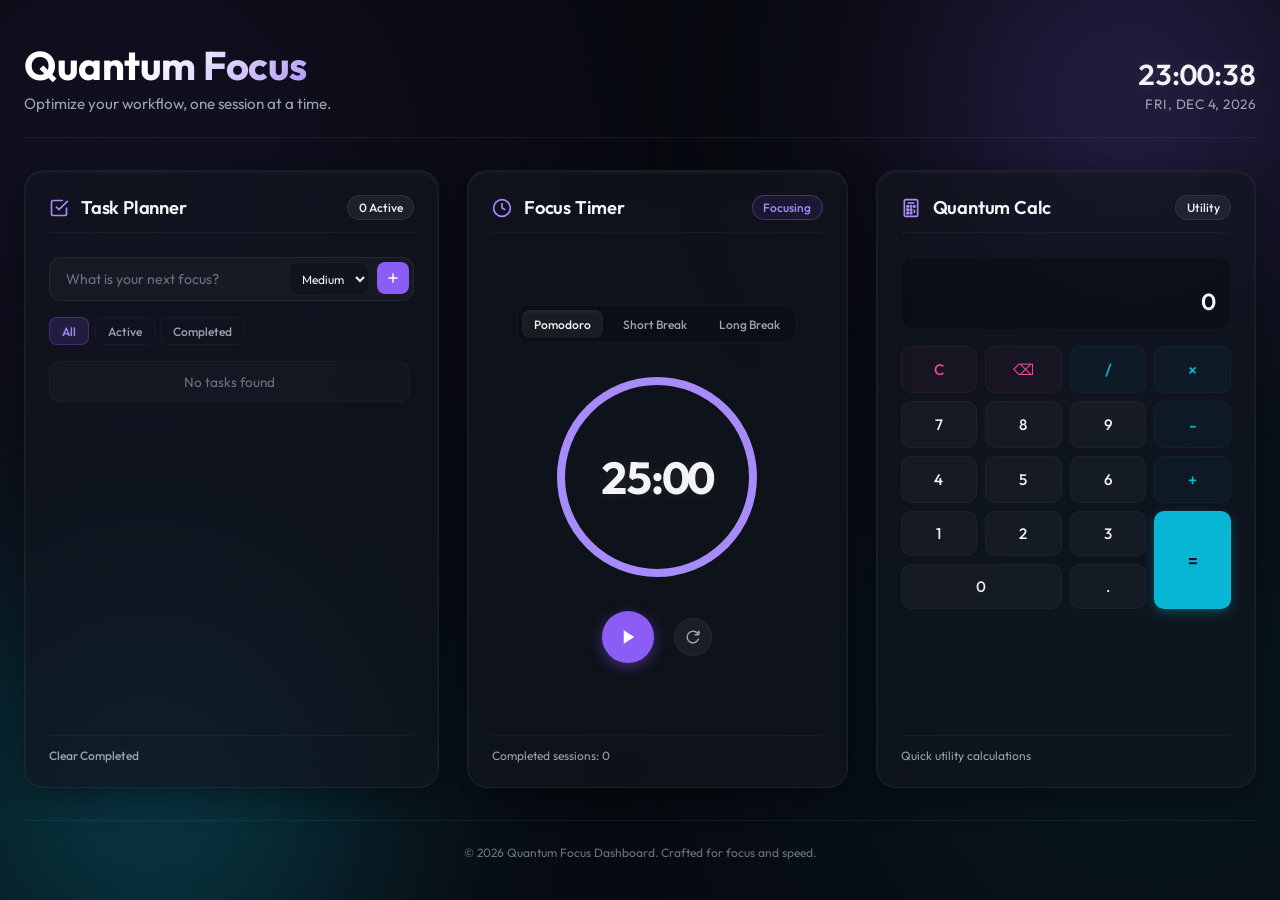
<file: Space & Science Vibe/index.html>
<!DOCTYPE html>
<html lang="en">
<head>
    <meta charset="UTF-8">
    <meta name="viewport" content="width=device-width, initial-scale=1.0">
    <meta name="description" content="Quantum Task & Focus Dashboard - A sleek, premium productivity hub combining task management, a focus timer, and a quick calculator.">
    <title>Quantum Task & Focus Dashboard</title>
    <!-- Modern Google Font -->
    <link rel="preconnect" href="https://fonts.googleapis.com">
    <link rel="preconnect" href="https://fonts.gstatic.com" crossorigin>
    <link href="https://fonts.googleapis.com/css2?family=Outfit:wght@300;400;500;600;700&display=swap" rel="stylesheet">
    <link rel="stylesheet" href="style.css">
</head>
<body>
    <div class="dashboard-backdrop"></div>
    <div class="dashboard-container">
        <!-- Header -->
        <header class="dashboard-header">
            <div class="header-main">
                <h1 id="dashboard-title">Quantum Focus</h1>
                <p id="dashboard-subtitle">Optimize your workflow, one session at a time.</p>
            </div>
            <div class="header-status">
                <div class="status-clock" id="current-time">00:00:00</div>
                <div class="status-date" id="current-date">Loading date...</div>
            </div>
        </header>

        <!-- Main Workspace Grid -->
        <main class="dashboard-grid">
            
            <!-- Section 1: Task Planner -->
            <section class="widget tasks-widget" aria-labelledby="tasks-heading">
                <div class="widget-header">
                    <div class="widget-title-area">
                        <svg class="widget-icon" viewBox="0 0 24 24" fill="none" stroke="currentColor" stroke-width="2">
                            <path d="M9 11l3 3L22 4" stroke-linecap="round" stroke-linejoin="round"/>
                            <path d="M21 12v7a2 2 0 0 1-2 2H5a2 2 0 0 1-2-2V5a2 2 0 0 1 2-2h11" stroke-linecap="round" stroke-linejoin="round"/>
                        </svg>
                        <h2 id="tasks-heading">Task Planner</h2>
                    </div>
                    <span class="badge" id="task-count">0 Active</span>
                </div>
                
                <div class="widget-body">
                    <!-- Task Input Form -->
                    <form id="task-form" class="task-form-container">
                        <div class="input-group">
                            <input type="text" id="task-input" placeholder="What is your next focus?" autocomplete="off" required>
                            <select id="task-priority" aria-label="Task Priority">
                                <option value="low">Low</option>
                                <option value="medium" selected>Medium</option>
                                <option value="high">High</option>
                            </select>
                            <button type="submit" id="add-task-btn" aria-label="Add Task">
                                <svg viewBox="0 0 24 24" fill="none" stroke="currentColor" stroke-width="2.5">
                                    <line x1="12" y1="5" x2="12" y2="19" stroke-linecap="round"/>
                                    <line x1="5" y1="12" x2="19" y2="12" stroke-linecap="round"/>
                                </svg>
                            </button>
                        </div>
                    </form>

                    <!-- Filter Options -->
                    <div class="task-filters">
                        <button class="filter-btn active" data-filter="all" id="filter-all">All</button>
                        <button class="filter-btn" data-filter="active" id="filter-active">Active</button>
                        <button class="filter-btn" data-filter="completed" id="filter-completed">Completed</button>
                    </div>

                    <!-- Task List -->
                    <div class="tasks-scroll-container">
                        <ul id="tasks-list" class="tasks-list">
                            <!-- Tasks injected via JS -->
                        </ul>
                    </div>
                </div>

                <div class="widget-footer">
                    <button id="clear-completed-btn" class="text-btn">Clear Completed</button>
                </div>
            </section>

            <!-- Section 2: Focus Timer -->
            <section class="widget timer-widget" aria-labelledby="timer-heading">
                <div class="widget-header">
                    <div class="widget-title-area">
                        <svg class="widget-icon" viewBox="0 0 24 24" fill="none" stroke="currentColor" stroke-width="2">
                            <circle cx="12" cy="12" r="10"/>
                            <polyline points="12 6 12 12 16 14"/>
                        </svg>
                        <h2 id="timer-heading">Focus Timer</h2>
                    </div>
                    <span class="badge timer-badge" id="timer-state-label">Interval</span>
                </div>

                <div class="widget-body flex-center">
                    <!-- Preset Selectors -->
                    <div class="timer-modes">
                        <button class="mode-btn active" data-duration="1500" id="mode-pomodoro">Pomodoro</button>
                        <button class="mode-btn" data-duration="300" id="mode-short">Short Break</button>
                        <button class="mode-btn" data-duration="900" id="mode-long">Long Break</button>
                    </div>

                    <!-- Circular Progress and Timer Display -->
                    <div class="timer-visual-container">
                        <svg class="progress-ring" width="220" height="220">
                            <circle class="progress-ring-bg" stroke="rgba(255, 255, 255, 0.05)" stroke-width="8" fill="transparent" r="96" cx="110" cy="110"/>
                            <circle class="progress-ring-bar" stroke="var(--accent-glow)" stroke-width="8" fill="transparent" r="96" cx="110" cy="110"/>
                        </svg>
                        <div class="timer-time-display" id="timer-display">25:00</div>
                    </div>

                    <!-- Timer Controls -->
                    <div class="timer-controls">
                        <button id="timer-play-btn" class="control-btn play-btn" aria-label="Start Timer">
                            <svg viewBox="0 0 24 24" fill="currentColor">
                                <polygon points="5 3 19 12 5 21 5 3"/>
                            </svg>
                        </button>
                        <button id="timer-pause-btn" class="control-btn pause-btn hidden" aria-label="Pause Timer">
                            <svg viewBox="0 0 24 24" fill="currentColor">
                                <rect x="6" y="4" width="4" height="16" rx="1"/>
                                <rect x="14" y="4" width="4" height="16" rx="1"/>
                            </svg>
                        </button>
                        <button id="timer-reset-btn" class="control-btn secondary-btn" aria-label="Reset Timer">
                            <svg viewBox="0 0 24 24" fill="none" stroke="currentColor" stroke-width="2.5" stroke-linecap="round" stroke-linejoin="round">
                                <path d="M21.5 2v6h-6M21.34 15.57a10 10 0 1 1-.57-8.38l5.67-5.67"/>
                            </svg>
                        </button>
                    </div>
                </div>

                <div class="widget-footer">
                    <span id="session-counter">Completed sessions: 0</span>
                </div>
            </section>

            <!-- Section 3: Quick Calculator -->
            <section class="widget calculator-widget" aria-labelledby="calc-heading">
                <div class="widget-header">
                    <div class="widget-title-area">
                        <svg class="widget-icon" viewBox="0 0 24 24" fill="none" stroke="currentColor" stroke-width="2">
                            <rect x="4" y="2" width="16" height="20" rx="2" ry="2"/>
                            <line x1="8" y1="6" x2="16" y2="6"/>
                            <line x1="16" y1="14" x2="16" y2="18"/>
                            <circle cx="8" cy="10" r="1"/>
                            <circle cx="12" cy="10" r="1"/>
                            <circle cx="16" cy="10" r="1"/>
                            <circle cx="8" cy="14" r="1"/>
                            <circle cx="12" cy="14" r="1"/>
                            <circle cx="8" cy="18" r="1"/>
                            <circle cx="12" cy="18" r="1"/>
                        </svg>
                        <h2 id="calc-heading">Quantum Calc</h2>
                    </div>
                    <span class="badge calc-badge">Utility</span>
                </div>

                <div class="widget-body">
                    <!-- Calculator Display -->
                    <div class="calculator-display-container">
                        <div class="calc-expression" id="calc-expression">&nbsp;</div>
                        <input type="text" id="calc-display" class="calc-input" placeholder="0" readonly>
                    </div>

                    <!-- Calculator Keyboard Grid -->
                    <div class="calc-grid">
                        <button class="calc-btn utility" id="calc-clear">C</button>
                        <button class="calc-btn utility" id="calc-backspace">⌫</button>
                        <button class="calc-btn operator" data-val="/">/</button>
                        <button class="calc-btn operator" data-val="*">×</button>

                        <button class="calc-btn number" data-val="7">7</button>
                        <button class="calc-btn number" data-val="8">8</button>
                        <button class="calc-btn number" data-val="9">9</button>
                        <button class="calc-btn operator" data-val="-">-</button>

                        <button class="calc-btn number" data-val="4">4</button>
                        <button class="calc-btn number" data-val="5">5</button>
                        <button class="calc-btn number" data-val="6">6</button>
                        <button class="calc-btn operator" data-val="+">+</button>

                        <button class="calc-btn number" data-val="1">1</button>
                        <button class="calc-btn number" data-val="2">2</button>
                        <button class="calc-btn number" data-val="3">3</button>
                        <button class="calc-btn equals" id="calc-equals">=</button>

                        <button class="calc-btn number col-span-2" data-val="0">0</button>
                        <button class="calc-btn number" data-val=".">.</button>
                    </div>
                </div>

                <div class="widget-footer">
                    <span>Quick utility calculations</span>
                </div>
            </section>

        </main>

        <!-- Footer -->
        <footer class="dashboard-footer">
            <p>&copy; 2026 Quantum Focus Dashboard. Crafted for focus and speed.</p>
        </footer>
    </div>

    <script src="app.js"></script>
</body>
</html>
</file>
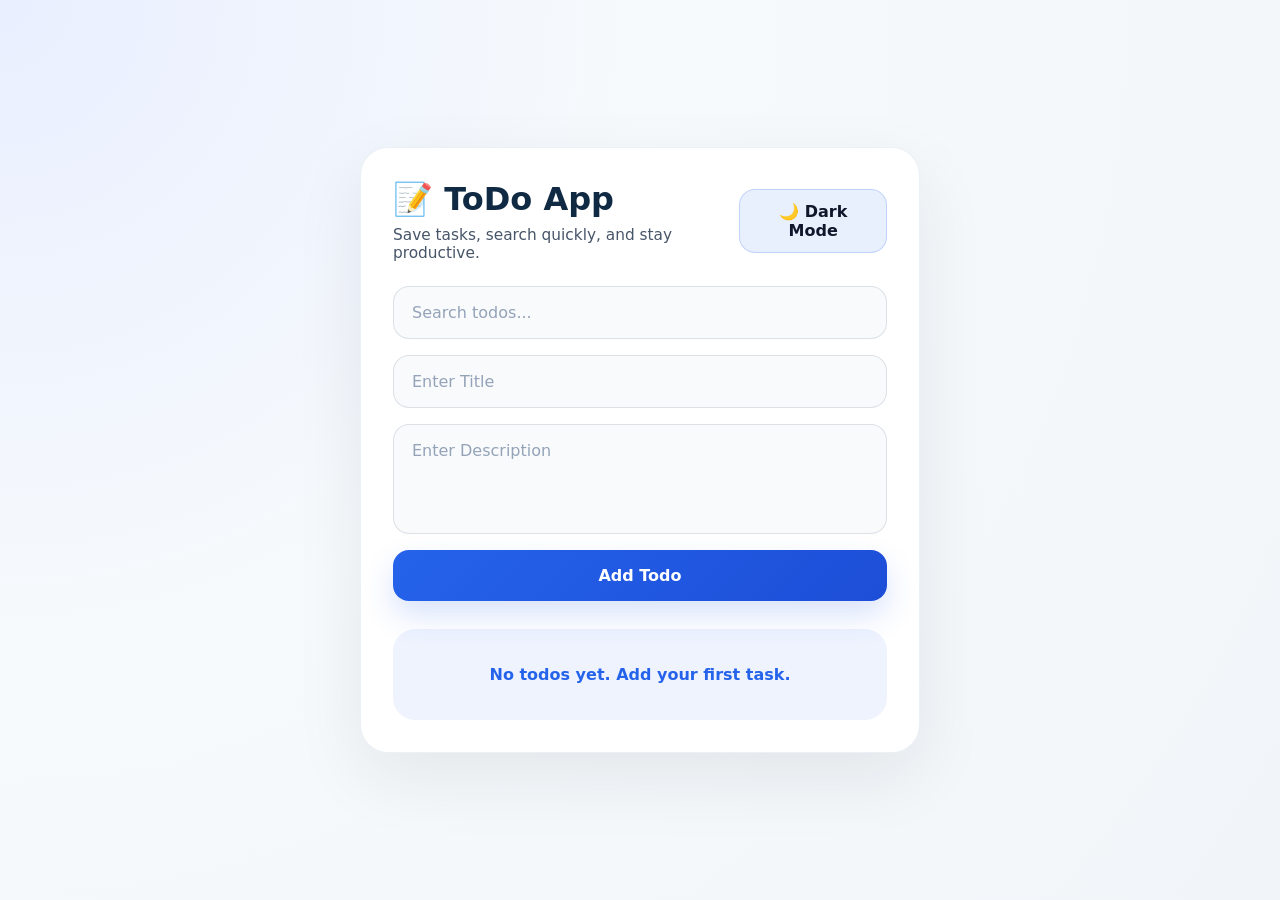
<file: todo apps/index.html>
<!DOCTYPE html>
<html lang="en">
<head>
    <meta charset="UTF-8">
    <meta name="viewport" content="width=device-width, initial-scale=1.0">
    <title>ToDo App</title>
    <link rel="stylesheet" href="style.css">
</head>
<body>

<div class="container">
    <header class="topbar">
        <div>
            <h1>📝 ToDo App</h1>
            <p class="subtitle">Save tasks, search quickly, and stay productive.</p>
        </div>
        <button id="themeToggle" type="button">🌙 Dark Mode</button>
    </header>

    <div class="input-box">
        <input type="text" id="search" placeholder="Search todos..." autocomplete="off">
        <input type="text" id="title" placeholder="Enter Title" autocomplete="off">
        <textarea id="description" placeholder="Enter Description"></textarea>
        <button id="submitBtn" type="button" onclick="handleSubmit()">Add Todo</button>
    </div>

    <div id="todoList" class="todo-grid"></div>
</div>

<script src="main.js"></script>
</body>
</html>
</file>
<file: Space & Science Vibe/style.css>
/* ==========================================
   Design System & Custom Properties
   ========================================== */
:root {
    --font-primary: 'Outfit', sans-serif;
    
    /* Premium Dark Theme Color Palette */
    --bg-main: #080a10;
    --bg-glass: rgba(18, 22, 32, 0.7);
    --bg-glass-hover: rgba(26, 32, 46, 0.85);
    --border-color: rgba(255, 255, 255, 0.06);
    --border-hover: rgba(139, 92, 246, 0.3);
    
    /* Text Colors */
    --text-main: #f3f4f6;
    --text-muted: #9ca3af;
    --text-dark: #6b7280;

    /* Accent & Glow Colors */
    --accent: #8b5cf6; /* Violet */
    --accent-glow: #a78bfa;
    --accent-cyan: #06b6d4; /* Electric Cyan */
    --accent-magenta: #ec4899; /* Vibrant Pink */
    
    /* Utility Priorities */
    --priority-low: #10b981;    /* Emerald */
    --priority-medium: #f59e0b; /* Amber */
    --priority-high: #ef4444;   /* Rose */
    
    /* Shadow definitions */
    --shadow-main: 0 8px 32px 0 rgba(0, 0, 0, 0.4);
    --shadow-inset: inset 0 2px 4px 0 rgba(255, 255, 255, 0.05);
    --glow-effect: 0 0 20px rgba(139, 92, 246, 0.2);
    --glow-cyan: 0 0 20px rgba(6, 118, 212, 0.25);
    
    /* Transition Settings */
    --transition-fast: 0.2s cubic-bezier(0.4, 0, 0.2, 1);
    --transition-normal: 0.3s cubic-bezier(0.4, 0, 0.2, 1);
}

/* ==========================================
   Base Styles & Reset
   ========================================== */
* {
    margin: 0;
    padding: 0;
    box-sizing: border-box;
}

body {
    font-family: var(--font-primary);
    background-color: var(--bg-main);
    color: var(--text-main);
    min-height: 100vh;
    display: flex;
    justify-content: center;
    align-items: center;
    overflow-x: hidden;
    position: relative;
}

/* Stunning Dynamic Backdrop Blobs */
.dashboard-backdrop {
    position: fixed;
    top: 0;
    left: 0;
    width: 100vw;
    height: 100vh;
    z-index: -1;
    overflow: hidden;
    background: radial-gradient(circle at 10% 20%, rgba(139, 92, 246, 0.08) 0%, transparent 40%),
                radial-gradient(circle at 90% 80%, rgba(6, 182, 212, 0.08) 0%, transparent 40%);
}

.dashboard-backdrop::before,
.dashboard-backdrop::after {
    content: '';
    position: absolute;
    border-radius: 50%;
    filter: blur(120px);
    opacity: 0.45;
    mix-blend-mode: screen;
    animation: float 20s infinite alternate ease-in-out;
}

.dashboard-backdrop::before {
    background: radial-gradient(circle, var(--accent) 0%, transparent 70%);
    width: 500px;
    height: 500px;
    top: -150px;
    right: -100px;
}

.dashboard-backdrop::after {
    background: radial-gradient(circle, var(--accent-cyan) 0%, transparent 70%);
    width: 600px;
    height: 600px;
    bottom: -200px;
    left: -150px;
    animation-delay: -5s;
}

@keyframes float {
    0% {
        transform: translate(0, 0) scale(1);
    }
    100% {
        transform: translate(80px, 50px) scale(1.2);
    }
}

/* ==========================================
   Layout Containers
   ========================================== */
.dashboard-container {
    width: 100%;
    max-width: 1300px;
    padding: 2.5rem 1.5rem;
    display: flex;
    flex-direction: column;
    gap: 2rem;
    min-height: 100vh;
}

/* Header Styles */
.dashboard-header {
    display: flex;
    justify-content: space-between;
    align-items: flex-end;
    border-bottom: 1px solid var(--border-color);
    padding-bottom: 1.5rem;
}

.header-main h1 {
    font-size: 2.5rem;
    font-weight: 700;
    letter-spacing: -0.5px;
    background: linear-gradient(135deg, #ffffff 40%, var(--accent-glow) 100%);
    -webkit-background-clip: text;
    -webkit-text-fill-color: transparent;
    margin-bottom: 0.25rem;
}

.header-main p {
    color: var(--text-muted);
    font-size: 0.95rem;
}

.header-status {
    text-align: right;
}

.status-clock {
    font-size: 1.8rem;
    font-weight: 600;
    font-variant-numeric: tabular-nums;
    color: var(--text-main);
    text-shadow: 0 0 10px rgba(255, 255, 255, 0.1);
}

.status-date {
    color: var(--text-muted);
    font-size: 0.85rem;
    margin-top: 0.2rem;
    text-transform: uppercase;
    letter-spacing: 0.5px;
}

/* Main Dashboard Grid */
.dashboard-grid {
    display: grid;
    grid-template-columns: repeat(3, 1fr);
    gap: 1.75rem;
    align-items: stretch;
    flex-grow: 1;
}

/* ==========================================
   Premium Widget Styling (Glassmorphism)
   ========================================== */
.widget {
    background: var(--bg-glass);
    backdrop-filter: blur(20px);
    -webkit-backdrop-filter: blur(20px);
    border: 1px solid var(--border-color);
    border-radius: 20px;
    padding: 1.5rem;
    box-shadow: var(--shadow-main), var(--shadow-inset);
    display: flex;
    flex-direction: column;
    transition: border-color var(--transition-normal), box-shadow var(--transition-normal);
}

.widget:hover {
    border-color: var(--border-hover);
    box-shadow: var(--shadow-main), 0 0 30px rgba(139, 92, 246, 0.1);
}

.widget-header {
    display: flex;
    justify-content: space-between;
    align-items: center;
    margin-bottom: 1.5rem;
    border-bottom: 1px solid rgba(255, 255, 255, 0.04);
    padding-bottom: 0.75rem;
}

.widget-title-area {
    display: flex;
    align-items: center;
    gap: 0.75rem;
}

.widget-icon {
    width: 20px;
    height: 20px;
    color: var(--accent-glow);
}

.widget h2 {
    font-size: 1.15rem;
    font-weight: 600;
    letter-spacing: -0.2px;
}

.badge {
    background: rgba(255, 255, 255, 0.06);
    border: 1px solid rgba(255, 255, 255, 0.08);
    color: var(--text-main);
    padding: 0.25rem 0.65rem;
    border-radius: 99px;
    font-size: 0.75rem;
    font-weight: 500;
}

.widget-body {
    flex-grow: 1;
}

.widget-footer {
    margin-top: 1.5rem;
    padding-top: 0.75rem;
    border-top: 1px solid rgba(255, 255, 255, 0.04);
    font-size: 0.75rem;
    color: var(--text-muted);
    display: flex;
    justify-content: space-between;
    align-items: center;
}

/* Utility buttons */
.text-btn {
    background: none;
    border: none;
    color: var(--text-muted);
    font-family: inherit;
    font-size: 0.75rem;
    font-weight: 500;
    cursor: pointer;
    transition: color var(--transition-fast);
}

.text-btn:hover {
    color: var(--accent-glow);
}

/* ==========================================
   Module 1: Task Planner
   ========================================== */
.task-form-container {
    margin-bottom: 1rem;
}

.input-group {
    display: flex;
    gap: 0.5rem;
    background: rgba(255, 255, 255, 0.03);
    border: 1px solid var(--border-color);
    border-radius: 12px;
    padding: 0.25rem;
    transition: border-color var(--transition-fast), box-shadow var(--transition-fast);
}

.input-group:focus-within {
    border-color: var(--accent);
    box-shadow: 0 0 10px rgba(139, 92, 246, 0.15);
}

.input-group input {
    flex-grow: 1;
    background: transparent;
    border: none;
    outline: none;
    color: var(--text-main);
    padding: 0.5rem 0.75rem;
    font-family: inherit;
    font-size: 0.88rem;
}

.input-group input::placeholder {
    color: var(--text-dark);
}

.input-group select {
    background: rgba(0, 0, 0, 0.2);
    border: 1px solid rgba(255, 255, 255, 0.04);
    border-radius: 8px;
    color: var(--text-main);
    font-family: inherit;
    font-size: 0.75rem;
    padding: 0 0.5rem;
    outline: none;
    cursor: pointer;
}

.input-group select option {
    background: #121620;
    color: var(--text-main);
}

.input-group button {
    background: var(--accent);
    color: white;
    border: none;
    border-radius: 8px;
    width: 32px;
    height: 32px;
    display: flex;
    justify-content: center;
    align-items: center;
    cursor: pointer;
    transition: background-color var(--transition-fast), transform var(--transition-fast);
}

.input-group button:hover {
    background: #7c3aed;
    transform: translateY(-1px);
}

.input-group button svg {
    width: 14px;
    height: 14px;
}

/* Filters */
.task-filters {
    display: flex;
    gap: 0.35rem;
    margin-bottom: 1rem;
}

.filter-btn {
    background: transparent;
    border: 1px solid rgba(255, 255, 255, 0.04);
    border-radius: 8px;
    color: var(--text-muted);
    font-family: inherit;
    font-size: 0.75rem;
    font-weight: 500;
    padding: 0.35rem 0.75rem;
    cursor: pointer;
    transition: all var(--transition-fast);
}

.filter-btn:hover {
    background: rgba(255, 255, 255, 0.04);
    color: var(--text-main);
}

.filter-btn.active {
    background: rgba(139, 92, 246, 0.15);
    border-color: rgba(139, 92, 246, 0.3);
    color: var(--accent-glow);
    text-shadow: 0 0 8px rgba(167, 139, 250, 0.25);
}

/* Task List Scroll Container */
.tasks-scroll-container {
    max-height: 250px;
    overflow-y: auto;
    padding-right: 4px;
}

/* Custom Scrollbars */
.tasks-scroll-container::-webkit-scrollbar {
    width: 4px;
}

.tasks-scroll-container::-webkit-scrollbar-track {
    background: transparent;
}

.tasks-scroll-container::-webkit-scrollbar-thumb {
    background: rgba(255, 255, 255, 0.1);
    border-radius: 10px;
}

.tasks-scroll-container::-webkit-scrollbar-thumb:hover {
    background: rgba(255, 255, 255, 0.2);
}

.tasks-list {
    list-style: none;
    display: flex;
    flex-direction: column;
    gap: 0.5rem;
}

.task-item {
    display: flex;
    align-items: center;
    justify-content: space-between;
    background: rgba(255, 255, 255, 0.02);
    border: 1px solid rgba(255, 255, 255, 0.03);
    border-radius: 10px;
    padding: 0.65rem 0.75rem;
    transition: all var(--transition-fast);
    animation: slideIn var(--transition-normal) forwards;
}

@keyframes slideIn {
    from {
        opacity: 0;
        transform: translateY(6px);
    }
    to {
        opacity: 1;
        transform: translateY(0);
    }
}

.task-item:hover {
    border-color: rgba(255, 255, 255, 0.06);
    background: rgba(255, 255, 255, 0.04);
}

.task-item-left {
    display: flex;
    align-items: center;
    gap: 0.75rem;
    flex-grow: 1;
}

/* Custom Checkbox */
.task-checkbox-container {
    position: relative;
    cursor: pointer;
    display: block;
    width: 18px;
    height: 18px;
}

.task-checkbox-container input {
    position: absolute;
    opacity: 0;
    cursor: pointer;
    height: 0;
    width: 0;
}

.checkbox-custom {
    position: absolute;
    top: 0;
    left: 0;
    height: 18px;
    width: 18px;
    background-color: transparent;
    border: 2px solid var(--text-dark);
    border-radius: 5px;
    transition: all var(--transition-fast);
}

.task-checkbox-container:hover input ~ .checkbox-custom {
    border-color: var(--accent-glow);
}

.task-checkbox-container input:checked ~ .checkbox-custom {
    background-color: var(--accent);
    border-color: var(--accent);
}

.checkbox-custom:after {
    content: "";
    position: absolute;
    display: none;
}

.task-checkbox-container input:checked ~ .checkbox-custom:after {
    display: block;
}

.task-checkbox-container .checkbox-custom:after {
    left: 5px;
    top: 1px;
    width: 5px;
    height: 9px;
    border: solid white;
    border-width: 0 2px 2px 0;
    transform: rotate(45deg);
}

.task-text {
    font-size: 0.85rem;
    color: var(--text-main);
    transition: all var(--transition-fast);
    word-break: break-word;
}

.task-item.completed .task-text {
    text-decoration: line-through;
    color: var(--text-dark);
}

/* Priority Indicators */
.priority-tag {
    font-size: 0.65rem;
    padding: 0.15rem 0.4rem;
    border-radius: 4px;
    font-weight: 600;
    text-transform: uppercase;
}

.priority-tag.low {
    background: rgba(16, 185, 129, 0.1);
    color: var(--priority-low);
}

.priority-tag.medium {
    background: rgba(245, 158, 11, 0.1);
    color: var(--priority-medium);
}

.priority-tag.high {
    background: rgba(239, 68, 68, 0.1);
    color: var(--priority-high);
}

/* Task Actions */
.task-actions {
    display: flex;
    align-items: center;
    gap: 0.25rem;
}

.delete-task-btn {
    background: none;
    border: none;
    color: var(--text-dark);
    cursor: pointer;
    padding: 0.25rem;
    border-radius: 4px;
    display: flex;
    justify-content: center;
    align-items: center;
    transition: all var(--transition-fast);
}

.delete-task-btn:hover {
    color: var(--priority-high);
    background: rgba(239, 68, 68, 0.08);
}

.delete-task-btn svg {
    width: 14px;
    height: 14px;
}

/* ==========================================
   Module 2: Focus Timer
   ========================================== */
.flex-center {
    display: flex;
    flex-direction: column;
    justify-content: center;
    align-items: center;
}

.timer-modes {
    display: flex;
    gap: 0.5rem;
    margin-bottom: 1.5rem;
    background: rgba(0, 0, 0, 0.15);
    border: 1px solid rgba(255, 255, 255, 0.03);
    border-radius: 12px;
    padding: 0.25rem;
}

.mode-btn {
    background: transparent;
    border: none;
    color: var(--text-muted);
    font-family: inherit;
    font-size: 0.75rem;
    font-weight: 500;
    padding: 0.4rem 0.75rem;
    border-radius: 8px;
    cursor: pointer;
    transition: all var(--transition-fast);
}

.mode-btn:hover {
    color: var(--text-main);
}

.mode-btn.active {
    background: rgba(255, 255, 255, 0.06);
    color: var(--text-main);
    box-shadow: var(--shadow-inset);
}

/* Circular Timer Progress */
.timer-visual-container {
    position: relative;
    width: 220px;
    height: 220px;
    margin-bottom: 1.5rem;
}

.progress-ring {
    transform: rotate(-90deg);
}

.progress-ring-bar {
    transition: stroke-dashoffset 0.1s linear;
    stroke-linecap: round;
}

.timer-time-display {
    position: absolute;
    top: 50%;
    left: 50%;
    transform: translate(-50%, -50%);
    font-size: 2.8rem;
    font-weight: 700;
    font-variant-numeric: tabular-nums;
    letter-spacing: -1px;
    color: var(--text-main);
    text-shadow: 0 0 15px rgba(255, 255, 255, 0.1);
}

/* Timer Controls */
.timer-controls {
    display: flex;
    align-items: center;
    gap: 1.25rem;
}

.control-btn {
    border: none;
    border-radius: 50%;
    cursor: pointer;
    display: flex;
    justify-content: center;
    align-items: center;
    transition: all var(--transition-fast);
}

.play-btn, .pause-btn {
    width: 52px;
    height: 52px;
    background: var(--accent);
    color: white;
    box-shadow: 0 4px 14px rgba(139, 92, 246, 0.4);
}

.play-btn:hover, .pause-btn:hover {
    background: #7c3aed;
    transform: scale(1.05);
    box-shadow: 0 6px 18px rgba(139, 92, 246, 0.5);
}

.play-btn svg {
    width: 18px;
    height: 18px;
    margin-left: 2px; /* Visual centering */
}

.pause-btn svg {
    width: 18px;
    height: 18px;
}

.secondary-btn {
    width: 38px;
    height: 38px;
    background: rgba(255, 255, 255, 0.05);
    border: 1px solid rgba(255, 255, 255, 0.05);
    color: var(--text-muted);
}

.secondary-btn:hover {
    background: rgba(255, 255, 255, 0.1);
    color: var(--text-main);
    transform: rotate(45deg);
}

.secondary-btn svg {
    width: 14px;
    height: 14px;
}

.hidden {
    display: none !important;
}

/* ==========================================
   Module 3: Quick Calculator
   ========================================== */
.calculator-display-container {
    background: rgba(0, 0, 0, 0.25);
    border: 1px solid rgba(255, 255, 255, 0.03);
    border-radius: 12px;
    padding: 0.65rem 0.85rem;
    margin-bottom: 1rem;
    text-align: right;
}

.calc-expression {
    font-size: 0.75rem;
    color: var(--text-dark);
    min-height: 14px;
    font-family: inherit;
    letter-spacing: 0.5px;
    overflow: hidden;
    text-overflow: ellipsis;
    white-space: nowrap;
}

.calc-input {
    width: 100%;
    background: transparent;
    border: none;
    outline: none;
    color: var(--text-main);
    font-family: inherit;
    font-size: 1.45rem;
    font-weight: 600;
    text-align: right;
    padding: 0.2rem 0;
}

/* Calc Grid Layout */
.calc-grid {
    display: grid;
    grid-template-columns: repeat(4, 1fr);
    gap: 0.5rem;
}

.calc-btn {
    background: rgba(255, 255, 255, 0.03);
    border: 1px solid rgba(255, 255, 255, 0.03);
    border-radius: 10px;
    color: var(--text-main);
    font-family: inherit;
    font-size: 0.95rem;
    font-weight: 500;
    padding: 0.75rem 0;
    cursor: pointer;
    transition: all var(--transition-fast);
    display: flex;
    justify-content: center;
    align-items: center;
}

.calc-btn:hover {
    background: rgba(255, 255, 255, 0.08);
    border-color: rgba(255, 255, 255, 0.06);
    transform: translateY(-1px);
}

.calc-btn:active {
    transform: translateY(1px);
}

.calc-btn.utility {
    color: var(--accent-magenta);
    background: rgba(236, 72, 153, 0.04);
}

.calc-btn.utility:hover {
    background: rgba(236, 72, 153, 0.1);
    border-color: rgba(236, 72, 153, 0.15);
}

.calc-btn.operator {
    color: var(--accent-cyan);
    background: rgba(6, 182, 212, 0.04);
    font-size: 1.05rem;
}

.calc-btn.operator:hover {
    background: rgba(6, 182, 212, 0.1);
    border-color: rgba(6, 182, 212, 0.15);
}

.calc-btn.equals {
    grid-row: span 2;
    background: var(--accent-cyan);
    color: #04101e;
    font-weight: 600;
    font-size: 1.1rem;
    box-shadow: 0 4px 12px rgba(6, 182, 212, 0.3);
}

.calc-btn.equals:hover {
    background: #08d9fd;
    box-shadow: 0 6px 16px rgba(6, 182, 212, 0.4);
}

.col-span-2 {
    grid-column: span 2;
}

/* ==========================================
   Footer Styling
   ========================================== */
.dashboard-footer {
    text-align: center;
    padding: 1.5rem 0 0 0;
    color: var(--text-dark);
    font-size: 0.75rem;
    border-top: 1px solid var(--border-color);
}

/* ==========================================
   Responsive Styling (Media Queries)
   ========================================== */
@media (max-width: 1024px) {
    .dashboard-grid {
        grid-template-columns: repeat(2, 1fr);
    }
    
    .calculator-widget {
        grid-column: span 2;
    }
}

@media (max-width: 680px) {
    .dashboard-container {
        padding: 1.5rem 1rem;
        gap: 1.5rem;
    }

    .dashboard-header {
        flex-direction: column;
        align-items: flex-start;
        gap: 1rem;
    }

    .header-status {
        text-align: left;
    }

    .dashboard-grid {
        grid-template-columns: 1fr;
    }

    .calculator-widget {
        grid-column: span 1;
    }
    
    .header-main h1 {
        font-size: 2rem;
    }
}
</file>
<file: todo apps/style.css>
* {
    margin: 0;
    padding: 0;
    box-sizing: border-box;
    font-family: 'Inter', system-ui, -apple-system, BlinkMacSystemFont, 'Segoe UI', sans-serif;
}

body {
    min-height: 100vh;
    display: flex;
    align-items: center;
    justify-content: center;
    background: radial-gradient(circle at top left, #e9efff 0%, #f7fafc 42%, #f1f5f9 100%);
    padding: 24px;
    color: #102a43;
}

body.dark-mode {
    background: radial-gradient(circle at top left, #111827 0%, #1f2937 42%, #111827 100%);
    color: #e2e8f0;
}

.container {
    width: min(560px, 100%);
    background: #ffffff;
    padding: 32px;
    border-radius: 28px;
    border: 1px solid rgba(15, 76, 129, 0.08);
    box-shadow: 0 24px 70px rgba(15, 23, 42, 0.08);
}

body.dark-mode .container {
    background: #111827;
    border-color: rgba(148, 163, 184, 0.16);
    box-shadow: 0 24px 70px rgba(15, 23, 42, 0.3);
}

.topbar {
    display: flex;
    align-items: center;
    justify-content: space-between;
    gap: 16px;
    margin-bottom: 24px;
}

.topbar h1 {
    font-size: 2rem;
    margin-bottom: 8px;
}

.subtitle {
    font-size: 0.96rem;
    color: #475569;
}

body.dark-mode .subtitle {
    color: #cbd5e1;
}

#themeToggle {
    width: auto;
    padding: 12px 18px;
    border-radius: 16px;
    background: rgba(37, 99, 235, 0.1);
    color: #0f172a;
    border: 1px solid rgba(37, 99, 235, 0.2);
    font-weight: 600;
    box-shadow: none;
    transition: background 0.2s ease, color 0.2s ease, transform 0.2s ease;
}

body.dark-mode #themeToggle {
    background: rgba(148, 163, 184, 0.16);
    color: #e2e8f0;
    border-color: rgba(148, 163, 184, 0.3);
}

#themeToggle:hover {
    transform: translateY(-1px);
}

.input-box {
    display: grid;
    gap: 16px;
}

input,
textarea {
    width: 100%;
    padding: 16px 18px;
    border-radius: 16px;
    border: 1px solid rgba(16, 42, 77, 0.12);
    background: #f8fafc;
    color: #102a43;
    font-size: 1rem;
    transition: border-color 0.2s ease, box-shadow 0.2s ease, background 0.2s ease;
}

body.dark-mode input,
body.dark-mode textarea {
    background: #1f2937;
    border-color: rgba(226, 232, 240, 0.12);
    color: #e2e8f0;
}

input::placeholder,
textarea::placeholder {
    color: #94a3b8;
}

body.dark-mode input::placeholder,
body.dark-mode textarea::placeholder {
    color: #94a3b8;
}

input:focus,
textarea:focus {
    outline: none;
    border-color: #2563eb;
    box-shadow: 0 0 0 4px rgba(37, 99, 235, 0.12);
    background: #ffffff;
}

body.dark-mode input:focus,
body.dark-mode textarea:focus {
    background: #111827;
    box-shadow: 0 0 0 4px rgba(37, 99, 235, 0.18);
}

textarea {
    min-height: 110px;
    resize: none;
}

#search {
    padding-right: 16px;
}

button {
    width: 100%;
    padding: 16px 18px;
    border: none;
    border-radius: 16px;
    background: linear-gradient(135deg, #2563eb 0%, #1d4ed8 100%);
    color: #ffffff;
    font-size: 1rem;
    font-weight: 600;
    cursor: pointer;
    box-shadow: 0 14px 30px rgba(37, 99, 235, 0.18);
    transition: transform 0.2s ease, box-shadow 0.2s ease, opacity 0.2s ease;
}

button:hover {
    transform: translateY(-1px);
    box-shadow: 0 18px 34px rgba(37, 99, 235, 0.22);
}

button:active {
    transform: translateY(0);
    opacity: 0.95;
}

#todoList {
    margin-top: 28px;
    display: grid;
    gap: 18px;
}

.todo {
    position: relative;
    background: #ffffff;
    padding: 22px;
    border-radius: 22px;
    border: 1px solid rgba(37, 99, 235, 0.12);
    box-shadow: 0 20px 45px rgba(15, 23, 42, 0.05);
    overflow: hidden;
}

body.dark-mode .todo {
    background: #111827;
    border-color: rgba(148, 163, 184, 0.16);
    box-shadow: 0 16px 40px rgba(15, 23, 42, 0.25);
}

.todo::before {
    content: '';
    position: absolute;
    inset: 0;
    background: radial-gradient(circle at top right, rgba(37, 99, 235, 0.08), transparent 40%);
    pointer-events: none;
}

.todo h3 {
    margin-bottom: 10px;
    color: #0f172a;
    font-size: 1.1rem;
}

body.dark-mode .todo h3 {
    color: #f8fafc;
}

.todo p {
    margin-bottom: 18px;
    color: #334155;
    line-height: 1.7;
    white-space: pre-wrap;
}

body.dark-mode .todo p {
    color: #cbd5e1;
}

.todo.completed {
    opacity: 0.92;
    border-color: rgba(16, 185, 129, 0.24);
}

.todo.completed h3,
.todo.completed p {
    color: #475569;
    text-decoration: line-through;
}

body.dark-mode .todo.completed h3,
body.dark-mode .todo.completed p {
    color: #94a3b8;
}

.todo-actions {
    display: flex;
    flex-wrap: wrap;
    gap: 10px;
}

.action-btn {
    flex: 1 1 110px;
    min-width: 110px;
    padding: 12px 14px;
    border-radius: 14px;
    border: none;
    font-weight: 600;
    cursor: pointer;
    transition: transform 0.2s ease, opacity 0.2s ease, background 0.2s ease;
}

.complete-btn {
    background: #10b981;
    color: #ffffff;
}

.edit-btn {
    background: #2563eb;
    color: #ffffff;
}

.delete-btn {
    background: #ef4444;
    color: #ffffff;
}

.action-btn:hover {
    transform: translateY(-1px);
}

.empty-state {
    padding: 36px 24px;
    border-radius: 22px;
    background: rgba(37, 99, 235, 0.08);
    text-align: center;
    color: #2563eb;
    font-weight: 600;
}

body.dark-mode .empty-state {
    background: rgba(148, 163, 184, 0.18);
    color: #bfdbfe;
}

@media (max-width: 620px) {
    .topbar {
        flex-direction: column;
        align-items: stretch;
        text-align: center;
    }

    .topbar > div {
        width: 100%;
    }

    #themeToggle {
        width: 100%;
    }
}

@media (max-width: 520px) {
    body {
        padding: 18px;
    }

    .container {
        padding: 24px;
        border-radius: 24px;
    }

    button,
    input,
    textarea {
        font-size: 0.98rem;
    }

    .todo-actions {
        gap: 8px;
    }
}
</file>
